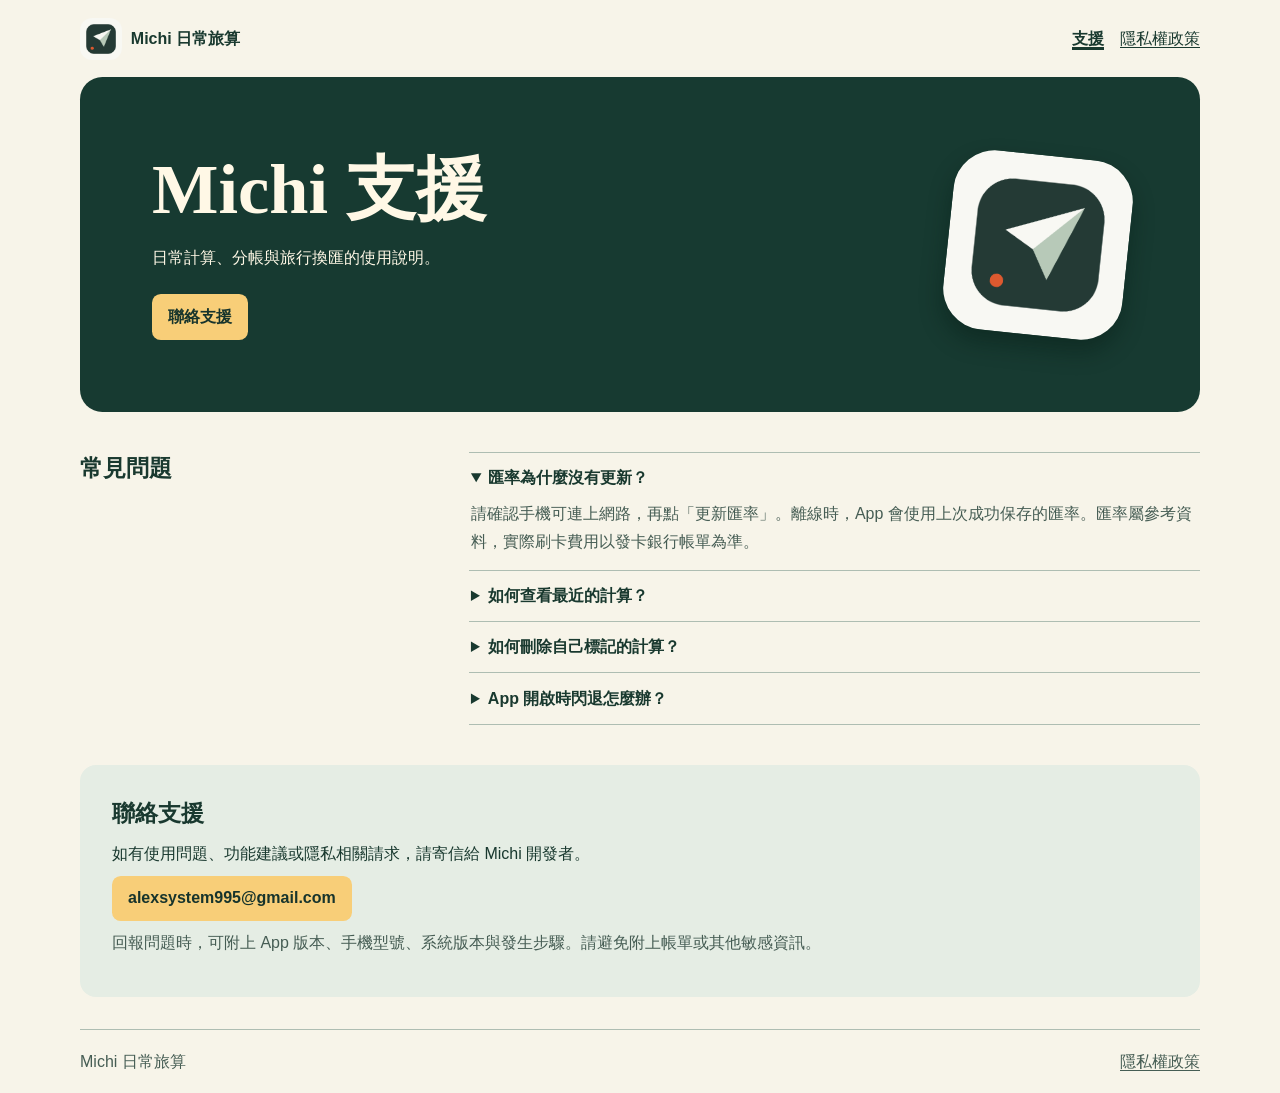
<file: index.html>
<!doctype html>
<html lang="zh-Hant">
<head>
  <meta charset="utf-8">
  <meta name="viewport" content="width=device-width, initial-scale=1">
  <meta name="description" content="取得 Michi 日常旅算的使用說明、匯率更新協助及聯絡方式。">
  <title>Michi 日常旅算｜支援</title>
  <link rel="icon" href="./icon.png">
  <link rel="stylesheet" href="./style.css">
</head>
<body>
  <a class="skip" href="#main">跳至主要內容</a>
  <header class="top wrap">
    <a class="brand" href="./"><img src="./icon.png" width="42" height="42" alt="">Michi 日常旅算</a>
    <nav aria-label="主要導覽"><a href="./" aria-current="page">支援</a><a href="./privacy/">隱私權政策</a></nav>
  </header>
  <main id="main" class="wrap">
    <section class="hero">
      <div>
        <h1>Michi 支援</h1>
        <p>日常計算、分帳與旅行換匯的使用說明。</p>
        <a class="button" href="#contact">聯絡支援</a>
      </div>
      <img class="hero-icon" src="./icon.png" width="180" height="180" alt="">
    </section>
    <section class="faq" aria-labelledby="faq-title">
      <h2 id="faq-title">常見問題</h2>
      <div>
        <details open><summary>匯率為什麼沒有更新？</summary><p>請確認手機可連上網路，再點「更新匯率」。離線時，App 會使用上次成功保存的匯率。匯率屬參考資料，實際刷卡費用以發卡銀行帳單為準。</p></details>
        <details><summary>如何查看最近的計算？</summary><p>按等號完成計算後，App 會自動保存結果。點計算顯示框或紀錄圖示即可查看，最多保留最新 100 筆。</p></details>
        <details><summary>如何刪除自己標記的計算？</summary><p>在「標記」頁面開啟要刪除的標記，選擇「刪除」。也可使用「清除全部標記」。自動紀錄會在超過 100 筆時逐步淘汰舊資料。</p></details>
        <details><summary>App 開啟時閃退怎麼辦？</summary><p>請確認已安裝目前可取得的最新版本。如果仍會閃退，請提供 App 版本、手機型號、系統版本和發生步驟。若出現診斷畫面，可附上錯誤訊息。</p></details>
      </div>
    </section>
    <section class="contact" id="contact" aria-labelledby="contact-title">
      <h2 id="contact-title">聯絡支援</h2>
      <p>如有使用問題、功能建議或隱私相關請求，請寄信給 Michi 開發者。</p>
      <p><a class="button" href="mailto:alexsystem995@gmail.com">alexsystem995@gmail.com</a></p>
      <p class="muted">回報問題時，可附上 App 版本、手機型號、系統版本與發生步驟。請避免附上帳單或其他敏感資訊。</p>
    </section>
  </main>
  <footer class="wrap foot"><span>Michi 日常旅算</span><a href="./privacy/">隱私權政策</a></footer>
</body>
</html>
</file>
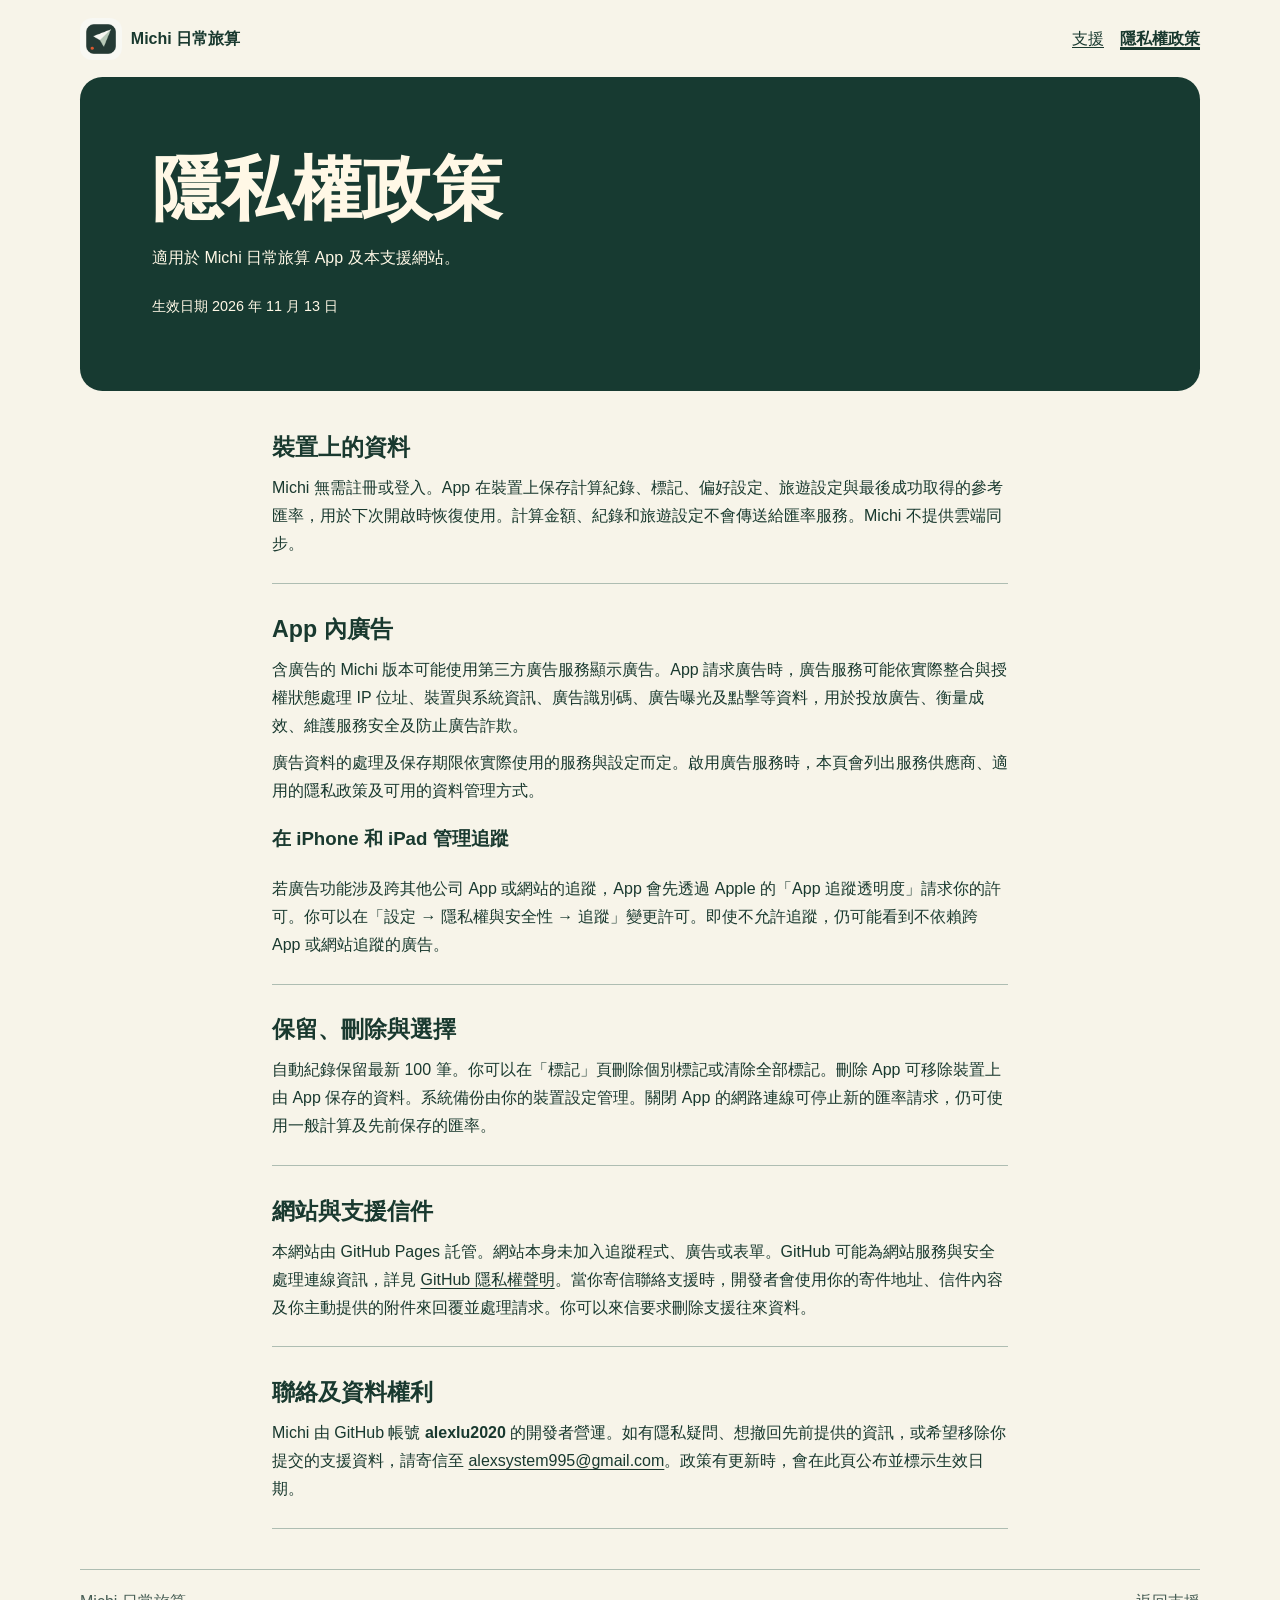
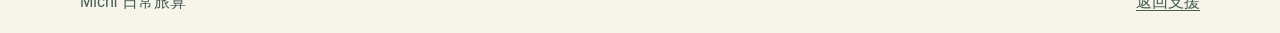
<file: privacy/index.html>
<!doctype html>
<html lang="zh-Hant">
<head>
  <meta charset="utf-8">
  <meta name="viewport" content="width=device-width, initial-scale=1">
  <meta name="description" content="Michi 日常旅算如何處理裝置上的計算紀錄、匯率連線、App 內廣告及支援資料。">
  <title>Michi 日常旅算｜隱私權政策</title>
  <link rel="icon" href="../icon.png">
  <link rel="stylesheet" href="../style.css">
</head>
<body>
  <a class="skip" href="#main">跳至主要內容</a>
  <header class="top wrap">
    <a class="brand" href="../"><img src="../icon.png" width="42" height="42" alt="">Michi 日常旅算</a>
    <nav aria-label="主要導覽"><a href="../">支援</a><a href="./" aria-current="page">隱私權政策</a></nav>
  </header>
  <main id="main" class="wrap">
    <header class="hero policy-hero">
      <div><h1>隱私權政策</h1><p>適用於 Michi 日常旅算 App 及本支援網站。</p><p class="date">生效日期 <time datetime="2026-11-13">2026 年 11 月 13 日</time></p></div>
    </header>
    <article class="policy">
      <section><h2>裝置上的資料</h2><p>Michi 無需註冊或登入。App 在裝置上保存計算紀錄、標記、偏好設定、旅遊設定與最後成功取得的參考匯率，用於下次開啟時恢復使用。計算金額、紀錄和旅遊設定不會傳送給匯率服務。Michi 不提供雲端同步。</p></section>
      <section id="advertising">
        <h2>App 內廣告</h2>
        <p>含廣告的 Michi 版本可能使用第三方廣告服務顯示廣告。App 請求廣告時，廣告服務可能依實際整合與授權狀態處理 IP 位址、裝置與系統資訊、廣告識別碼、廣告曝光及點擊等資料，用於投放廣告、衡量成效、維護服務安全及防止廣告詐欺。</p>
        <p>廣告資料的處理及保存期限依實際使用的服務與設定而定。啟用廣告服務時，本頁會列出服務供應商、適用的隱私政策及可用的資料管理方式。</p>
        <h3>在 iPhone 和 iPad 管理追蹤</h3>
        <p>若廣告功能涉及跨其他公司 App 或網站的追蹤，App 會先透過 Apple 的「App 追蹤透明度」請求你的許可。你可以在「設定 → 隱私權與安全性 → 追蹤」變更許可。即使不允許追蹤，仍可能看到不依賴跨 App 或網站追蹤的廣告。</p>
      </section>
      <section><h2>保留、刪除與選擇</h2><p>自動紀錄保留最新 100 筆。你可以在「標記」頁刪除個別標記或清除全部標記。刪除 App 可移除裝置上由 App 保存的資料。系統備份由你的裝置設定管理。關閉 App 的網路連線可停止新的匯率請求，仍可使用一般計算及先前保存的匯率。</p></section>
      <section><h2>網站與支援信件</h2><p>本網站由 GitHub Pages 託管。網站本身未加入追蹤程式、廣告或表單。GitHub 可能為網站服務與安全處理連線資訊，詳見 <a href="https://docs.github.com/en/site-policy/privacy-policies/github-general-privacy-statement">GitHub 隱私權聲明</a>。當你寄信聯絡支援時，開發者會使用你的寄件地址、信件內容及你主動提供的附件來回覆並處理請求。你可以來信要求刪除支援往來資料。</p></section>
      <section><h2>聯絡及資料權利</h2><p>Michi 由 GitHub 帳號 <strong>alexlu2020</strong> 的開發者營運。如有隱私疑問、想撤回先前提供的資訊，或希望移除你提交的支援資料，請寄信至 <a href="mailto:alexsystem995@gmail.com">alexsystem995@gmail.com</a>。政策有更新時，會在此頁公布並標示生效日期。</p></section>
    </article>
  </main>
  <footer class="wrap foot"><span>Michi 日常旅算</span><a href="../">返回支援</a></footer>
</body>
</html>
</file>
<file: style.css>
:root {
  color-scheme: light;
  --paper: #f7f4e9;
  --ink: #19392f;
  --muted: #465d54;
  --border: #aebdb2;
  --accent: #f8ce78;
}
* { box-sizing: border-box; }
body { margin: 0; background: var(--paper); color: var(--ink); font: 1rem/1.75 "Noto Sans TC", "Microsoft JhengHei", sans-serif; }
a { color: inherit; text-underline-offset: .2em; }
:focus-visible { outline: 3px solid #9b4f17; outline-offset: 4px; }
.wrap { width: min(70rem, calc(100% - 2rem)); margin-inline: auto; }
.top, .foot, nav, .brand { display: flex; align-items: center; gap: 1rem; flex-wrap: wrap; }
.top, .foot { justify-content: space-between; padding-block: 1.1rem; }
.brand { gap: .55rem; font-weight: 750; text-decoration: none; }
.brand img { border-radius: .75rem; }
nav a { padding: .4rem 0; }
nav [aria-current] { text-decoration-thickness: .16em; font-weight: 750; }
.skip { position: absolute; top: -10rem; }
.skip:focus { top: .5rem; left: .5rem; background: white; padding: .7rem; z-index: 1; }
.hero { display: grid; grid-template-columns: minmax(0, 1fr) auto; gap: 2rem; align-items: center; padding: clamp(1.4rem, 6vw, 4.5rem); background: #173a31; color: #fff8e6; border-radius: 1.4rem; }
.hero h1 { margin: 0; font: 750 clamp(2.3rem, 7vw, 4.4rem)/1.14 Georgia, "Noto Serif TC", serif; }
.hero p { margin: .9rem 0 1.4rem; }
.hero-icon { display: block; width: clamp(5.5rem, 18vw, 11.25rem); height: auto; border-radius: 23%; box-shadow: 0 12px 22px #06191166; transform: rotate(6deg); }
.button { display: inline-block; padding: .55rem 1rem; border-radius: .55rem; background: var(--accent); color: #17342c; font-weight: 750; text-decoration: none; }
.button:hover { background: #ffe1a2; text-decoration: underline; }
.faq { display: grid; grid-template-columns: 1fr 2fr; gap: 1.5rem; padding: 2.5rem 0; }
h2 { margin: 0 0 .65rem; font-size: 1.45rem; line-height: 1.4; }
details { border-top: 1px solid var(--border); padding: .7rem .1rem; }
details:last-child { border-bottom: 1px solid var(--border); }
summary { cursor: pointer; font-weight: 700; }
details p { margin: .5rem 0 .15rem; color: var(--muted); }
.contact { padding: clamp(1rem, 4vw, 2rem); background: #e5ede4; border-radius: 1rem; scroll-margin-top: 1rem; }
.contact p { margin: .5rem 0; }
.muted, .foot { color: var(--muted); }
.foot { margin-top: 2rem; border-top: 1px solid var(--border); }
.policy { width: min(100%, 46rem); margin: 2.5rem auto; }
.policy section { margin-bottom: 1.8rem; padding-bottom: 1rem; border-bottom: 1px solid var(--border); }
.policy p { margin: .55rem 0; }
.hero .date { margin-bottom: 0; font-size: .9rem; }
@media (max-width: 38rem) {
  .faq { grid-template-columns: 1fr; gap: .75rem; }
  .hero { gap: 1rem; }
  .hero-icon { width: 4.8rem; }
}
@media (max-width: 25rem) {
  .hero-icon { display: none; }
}
</file>
